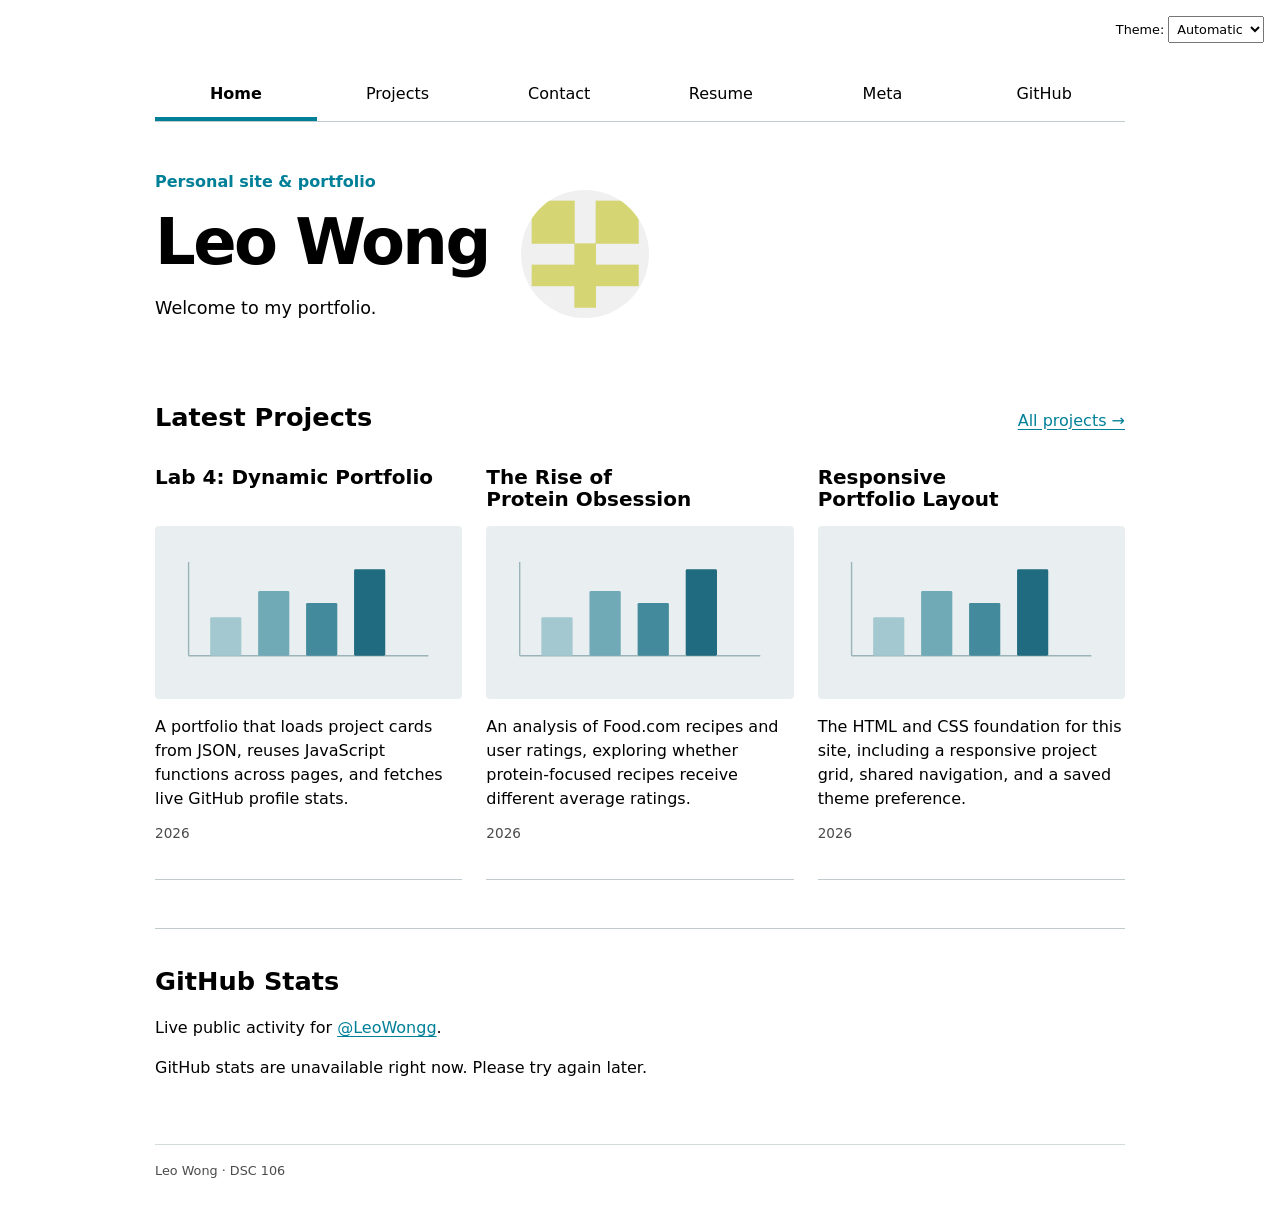
<file: index.html>
<!DOCTYPE html>
<html lang="en">
<head>
  <meta charset="UTF-8">
  <meta name="viewport" content="width=device-width, initial-scale=1.0">
  <meta name="description" content="Leo Wong's personal site and data visualization portfolio.">
  <title>Leo Wong: Personal site and portfolio</title>
  <link rel="stylesheet" href="style.css">
  <script src="global.js" type="module"></script>
  <script src="index.js" type="module"></script>
</head>
<body>
  <main>
    <header class="intro">
      <div>
        <p class="eyebrow">Personal site &amp; portfolio</p>
        <h1>Leo Wong</h1>
        <p class="intro-text">Welcome to my portfolio.</p>
      </div>
      <img class="profile-photo" src="images/profile.png" alt="LeoWongg's GitHub profile image" width="160" height="160">
    </header>
    <section aria-labelledby="latest-heading">
      <div class="section-heading">
        <h2 id="latest-heading">Latest Projects</h2>
        <a href="projects/">All projects →</a>
      </div>
      <div class="projects" aria-live="polite">Loading projects…</div>
    </section>
    <section class="github-section" aria-labelledby="github-heading">
      <h2 id="github-heading">GitHub Stats</h2>
      <p>Live public activity for <a href="https://github.com/LeoWongg">@LeoWongg</a>.</p>
      <div id="profile-stats" aria-live="polite">Loading GitHub stats…</div>
    </section>
    <noscript>Please enable JavaScript to load projects, GitHub stats, and navigation.</noscript>
  </main>
  <footer>Leo Wong · DSC 106</footer>
</body>
</html>
</file>
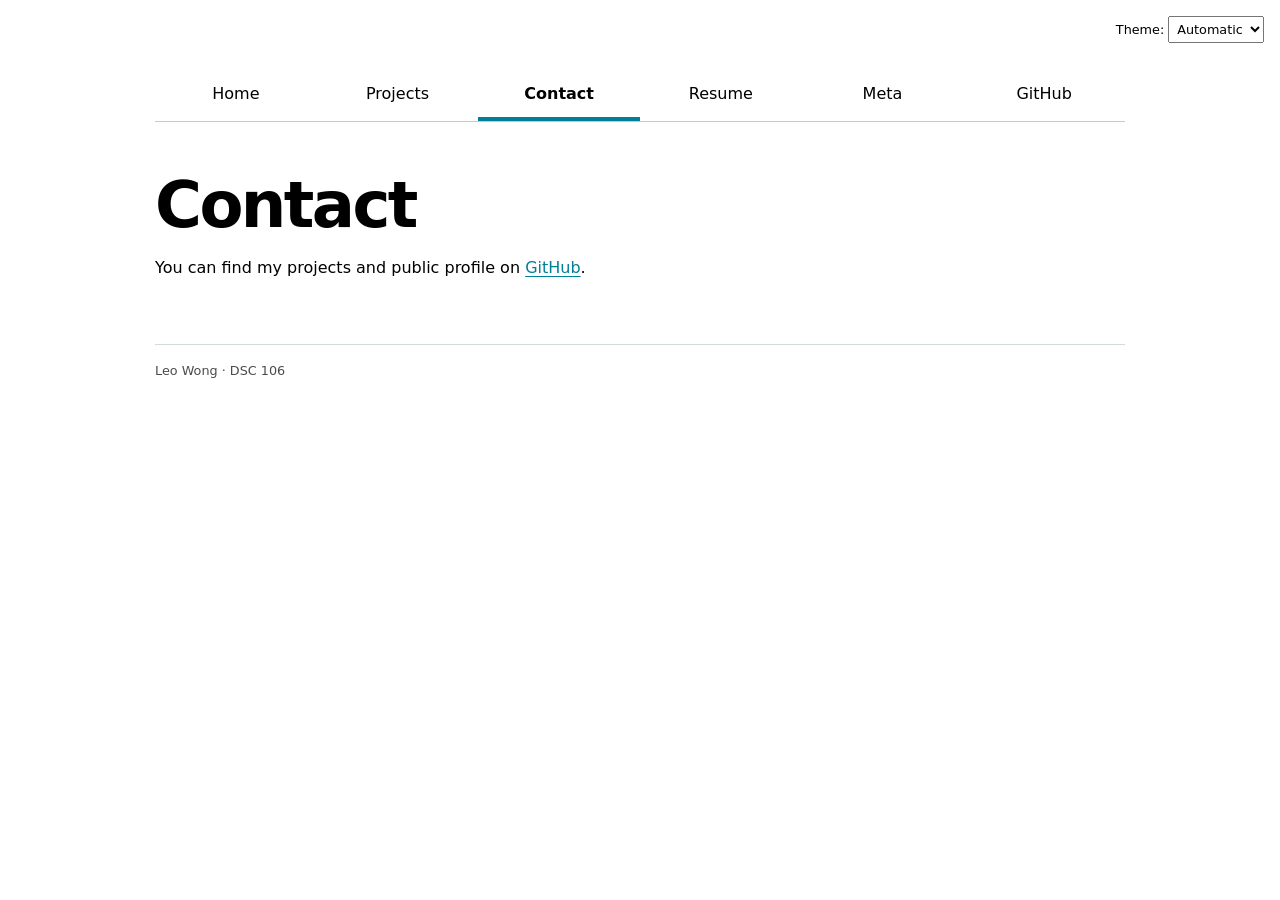
<file: contact/index.html>
<!DOCTYPE html>
<html lang="en">
<head>
  <meta charset="UTF-8">
  <meta name="viewport" content="width=device-width, initial-scale=1.0">
  <title>Contact — Leo Wong</title>
  <link rel="stylesheet" href="../style.css">
  <script src="../global.js" type="module"></script>
</head>
<body>
  <main>
    <h1>Contact</h1>
    <p>You can find my projects and public profile on <a href="https://github.com/LeoWongg">GitHub</a>.</p>
  </main>
  <footer>Leo Wong · DSC 106</footer>
</body>
</html>
</file>
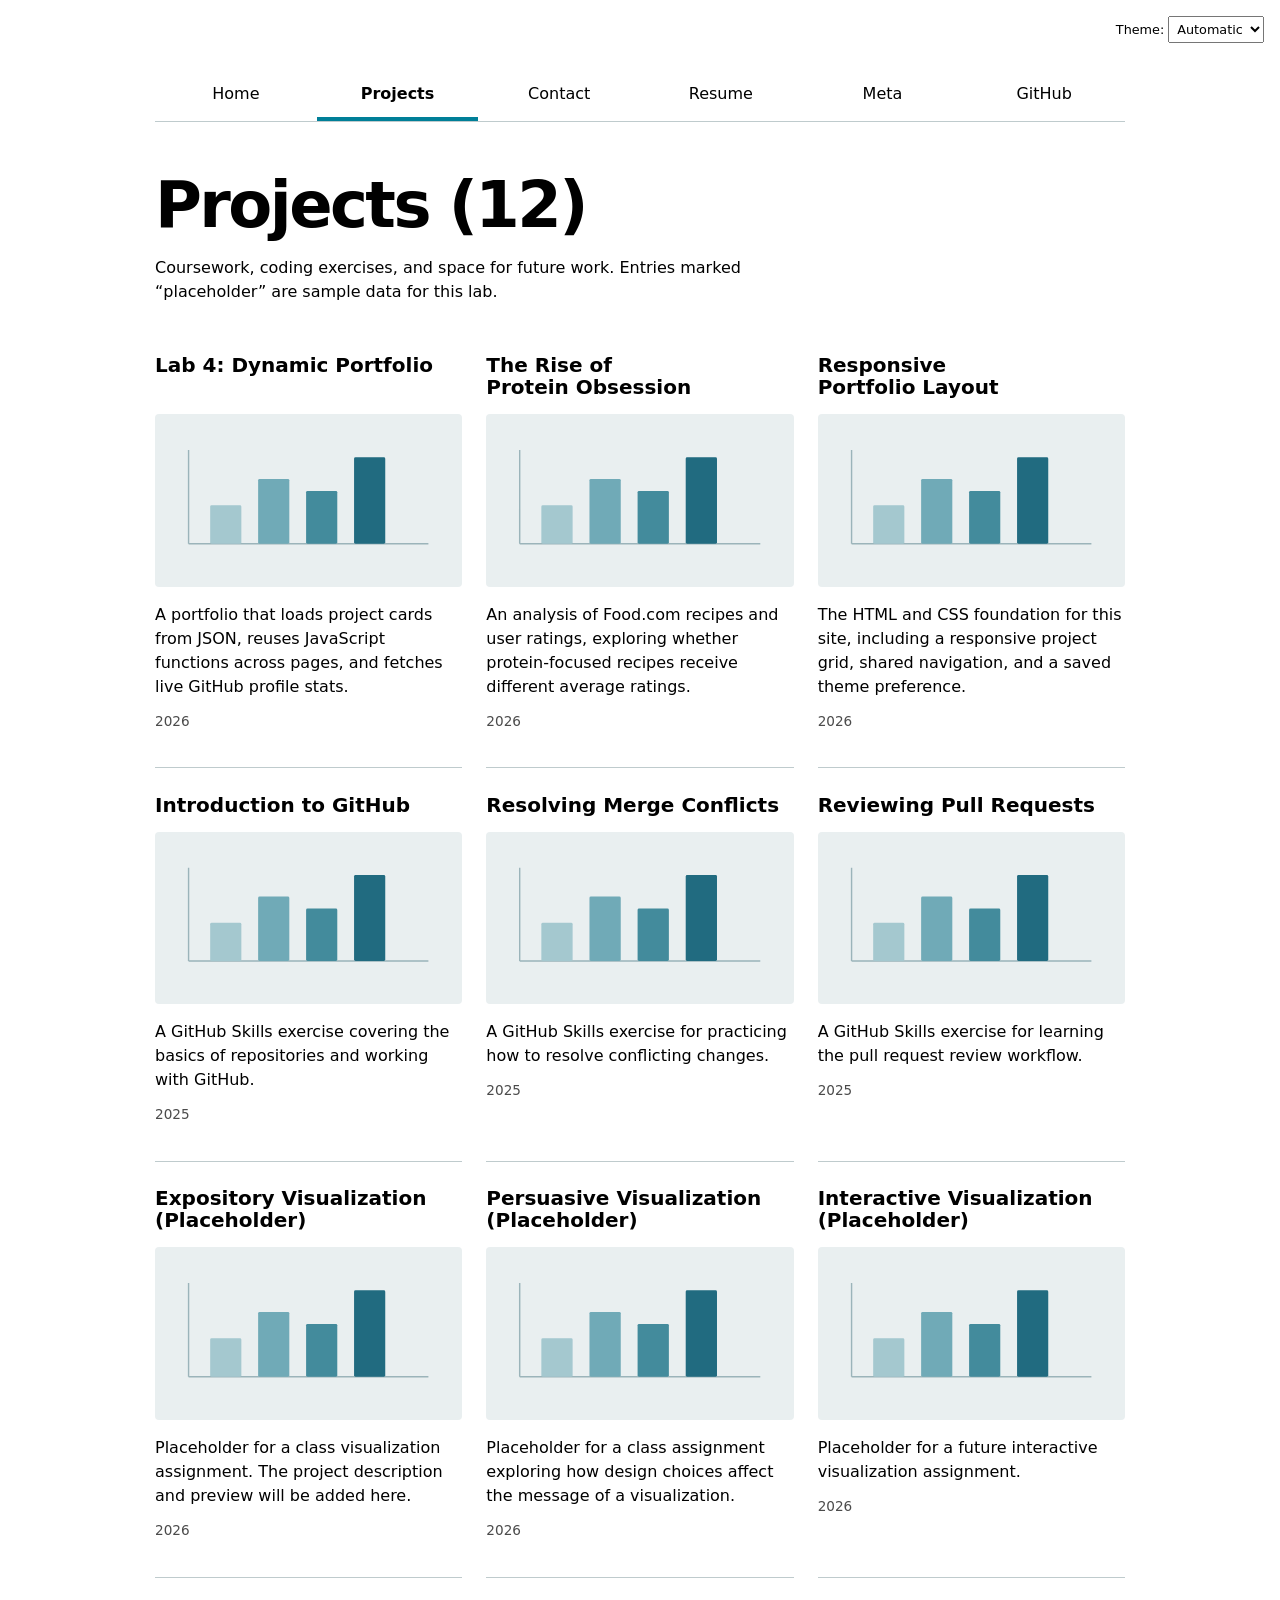
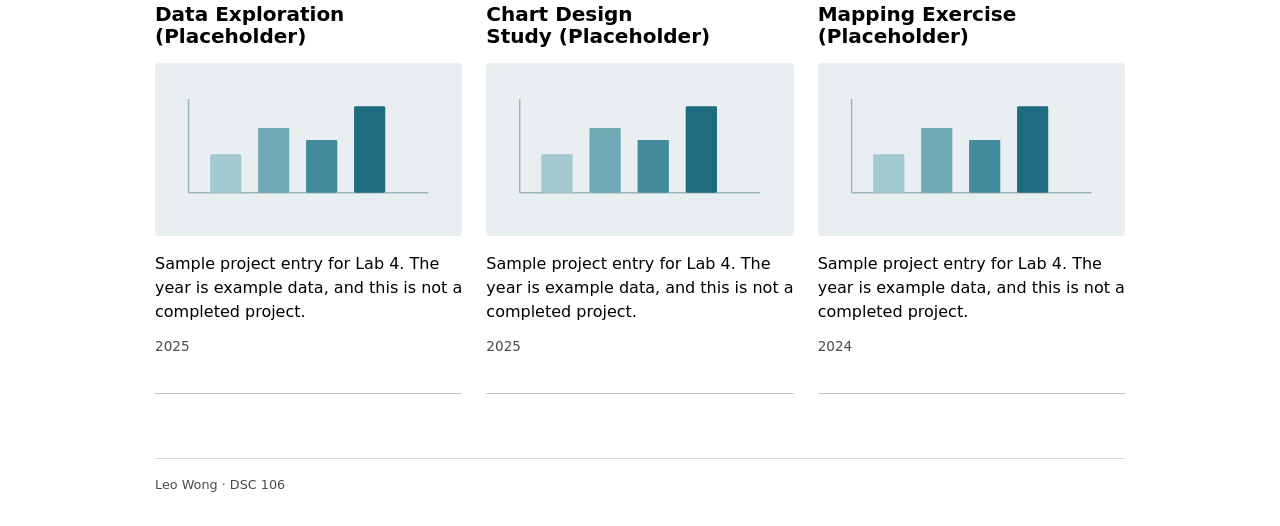
<file: projects/index.html>
<!DOCTYPE html>
<html lang="en">
<head>
  <meta charset="UTF-8">
  <meta name="viewport" content="width=device-width, initial-scale=1.0">
  <title>Projects — Leo Wong</title>
  <link rel="stylesheet" href="../style.css">
  <script src="../global.js" type="module"></script>
  <script src="projects.js" type="module"></script>
</head>
<body>
  <main>
    <h1 class="projects-title">Projects</h1>
    <p class="page-description">Coursework, coding exercises, and space for future work. Entries marked “placeholder” are sample data for this lab.</p>
    <div class="projects" aria-live="polite">Loading projects…</div>
    <noscript>Please enable JavaScript to view the projects.</noscript>
  </main>
  <footer>Leo Wong · DSC 106</footer>
</body>
</html>
</file>
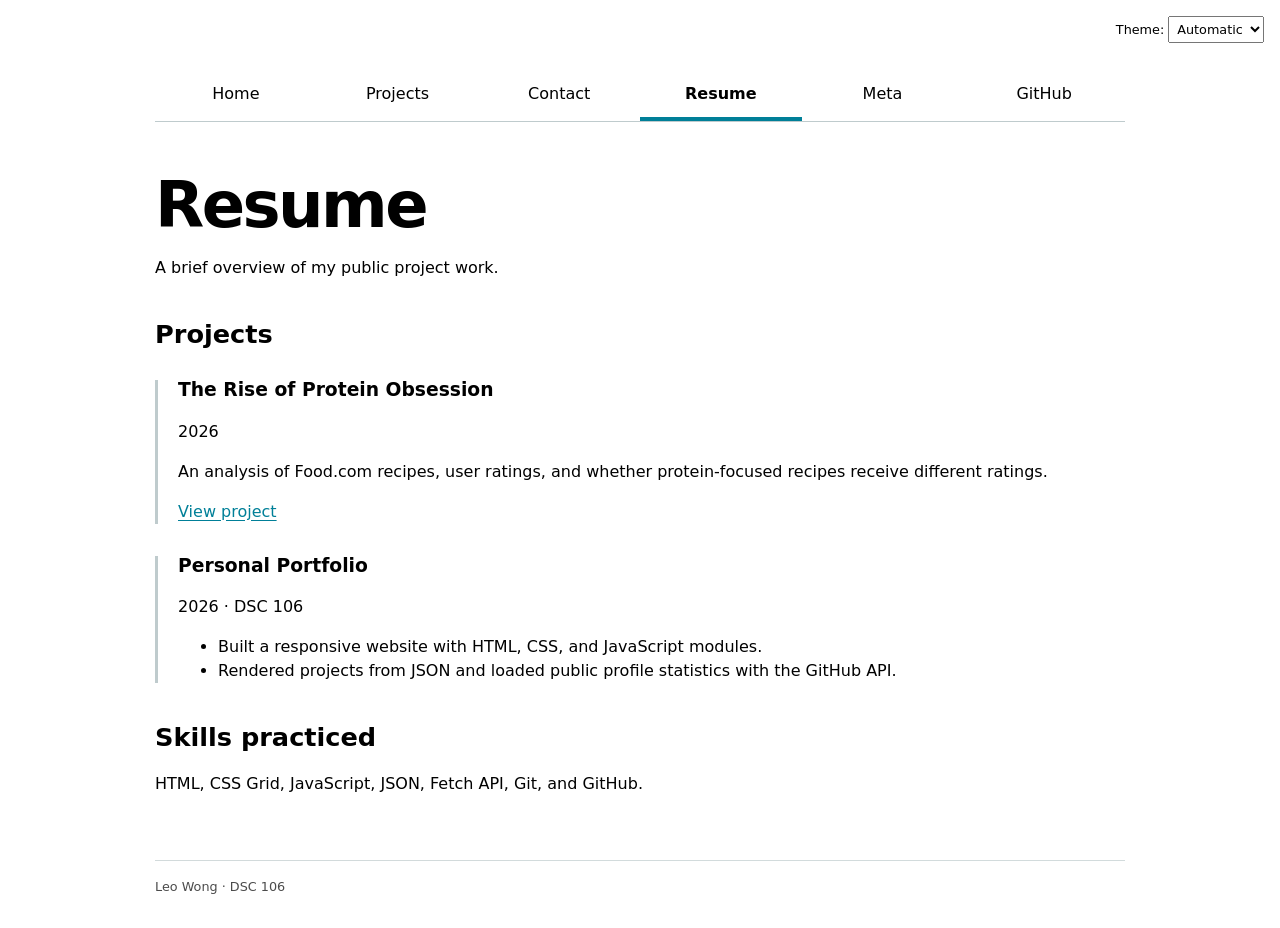
<file: resume/index.html>
<!DOCTYPE html>
<html lang="en">
<head>
  <meta charset="UTF-8">
  <meta name="viewport" content="width=device-width, initial-scale=1.0">
  <title>Resume — Leo Wong</title>
  <link rel="stylesheet" href="../style.css">
  <script src="../global.js" type="module"></script>
</head>
<body>
  <main class="resume">
    <h1>Resume</h1>
    <p class="page-description">A brief overview of my public project work.</p>
    <section>
      <h2>Projects</h2>
      <article>
        <h3>The Rise of Protein Obsession</h3>
        <p><time datetime="2026">2026</time></p>
        <p>An analysis of Food.com recipes, user ratings, and whether protein-focused recipes receive different ratings.</p>
        <a href="https://leowongg.github.io/Recipe-Ratings-Prediction/">View project</a>
      </article>
      <article>
        <h3>Personal Portfolio</h3>
        <p><time datetime="2026">2026</time> · DSC 106</p>
        <ul>
          <li>Built a responsive website with HTML, CSS, and JavaScript modules.</li>
          <li>Rendered projects from JSON and loaded public profile statistics with the GitHub API.</li>
        </ul>
      </article>
    </section>
    <section>
      <h2>Skills practiced</h2>
      <p>HTML, CSS Grid, JavaScript, JSON, Fetch API, Git, and GitHub.</p>
    </section>
  </main>
  <footer>Leo Wong · DSC 106</footer>
</body>
</html>
</file>
<file: style.css>
:root {
  color-scheme: light dark;
  --color-accent: oklch(53% 0.14 210);
  --border-color: oklch(50% 0.04 210 / 35%);
  accent-color: var(--color-accent);
  background: canvas;
  color: canvastext;
}

* {
  box-sizing: border-box;
}

body {
  max-width: 100ch;
  margin: 0 auto;
  padding: 4.5rem 1.5rem 1rem;
  font: 100%/1.5 system-ui, sans-serif;
}

a {
  color: var(--color-accent);
  text-underline-offset: 0.2em;
}

a:focus-visible, select:focus-visible {
  outline: 3px solid var(--color-accent);
  outline-offset: 4px;
}

nav {
  display: flex;
  margin-bottom: 3rem;
  border-bottom: 1px solid var(--border-color);
}

nav a {
  flex: 1;
  padding: 0.65rem 0.25rem;
  border-bottom: 0.25rem solid transparent;
  color: inherit;
  text-align: center;
  text-decoration: none;
}

nav a.current {
  border-bottom-color: var(--color-accent);
  font-weight: 600;
}

nav a:hover {
  border-bottom-color: var(--color-accent);
  background: color-mix(in oklch, var(--color-accent), canvas 90%);
}

.color-scheme {
  position: absolute;
  top: 1rem;
  right: 1rem;
  font-size: 80%;
}

select {
  font: inherit;
  padding: 0.3em;
}

h1, h2, h3, h4, h5, h6 {
  line-height: 1.1;
  text-wrap: balance;
}

h1 {
  font-size: clamp(2.5rem, 7vw, 4rem);
  margin: 0 0 1rem;
  letter-spacing: -0.04em;
}

h2 {
  font-size: 1.6rem;
}

main > section {
  margin-block: 3rem;
}

.intro {
  display: flex;
  align-items: center;
  gap: 2rem;
  margin-block: 1rem 4rem;
}

.intro-text {
  max-width: 45ch;
  font-size: 1.1rem;
}

.eyebrow {
  margin-block: 0 0.8rem;
  color: var(--color-accent);
  font-weight: 600;
}

.profile-photo {
  width: 8rem;
  height: 8rem;
  border-radius: 50%;
  flex-shrink: 0;
}

.section-heading {
  display: flex;
  justify-content: space-between;
  align-items: baseline;
  gap: 1rem;
  margin-bottom: 1.5rem;
}

.section-heading h2 {
  margin: 0;
}

.projects {
  display: grid;
  grid-template-columns: repeat(auto-fill, minmax(min(100%, 15em), 1fr));
  gap: 1rem 1.5rem;
}

.projects article {
  display: grid;
  grid-template-rows: subgrid;
  grid-row: span 3;
  padding-block: 0.6rem 1.5rem;
  border-bottom: 1px solid var(--border-color);
}

.projects h2, .projects h3 {
  font-size: 1.25rem;
  margin: 0;
}

.projects img {
  display: block;
  width: 100%;
  height: auto;
  aspect-ratio: 16 / 9;
  object-fit: cover;
  border-radius: 0.25rem;
}

.projects p {
  margin: 0 0 0.75rem;
}

.project-year {
  font-size: 0.85rem;
  font-variant-numeric: tabular-nums;
  opacity: 0.7;
}

.page-description {
  max-width: 65ch;
  margin-bottom: 2.5rem;
}

.github-section {
  border-top: 1px solid var(--border-color);
  padding-top: 1rem;
}

#profile-stats dl {
  display: grid;
  grid-template-columns: repeat(4, 1fr);
  gap: 0.5rem 1rem;
}

#profile-stats dt {
  grid-row: 1;
  font-size: 0.85rem;
  opacity: 0.75;
}

#profile-stats dd {
  grid-row: 2;
  margin: 0;
  font-size: 2rem;
  font-weight: 600;
}

.resume section {
  margin-block: 2.5rem;
}

.resume article {
  border-left: 3px solid var(--border-color);
  padding-left: 1.25rem;
  margin-block: 2rem;
}

footer {
  margin-top: 4rem;
  padding-block: 1rem;
  border-top: 1px solid var(--border-color);
  font-size: 0.8rem;
  opacity: 0.7;
}

@media (max-width: 500px) {
  body {
    padding-inline: 1rem;
  }

  nav {
    font-size: 0.85rem;
  }

  .intro {
    flex-direction: column-reverse;
    align-items: flex-start;
    gap: 1.5rem;
  }

  .section-heading {
    flex-wrap: wrap;
  }

  #profile-stats dl {
    grid-template-columns: repeat(2, 1fr);
  }

  #profile-stats dt:nth-of-type(n+3) {
    grid-row: 3;
    margin-top: 1rem;
  }

  #profile-stats dd:nth-of-type(n+3) {
    grid-row: 4;
  }
}
</file>
